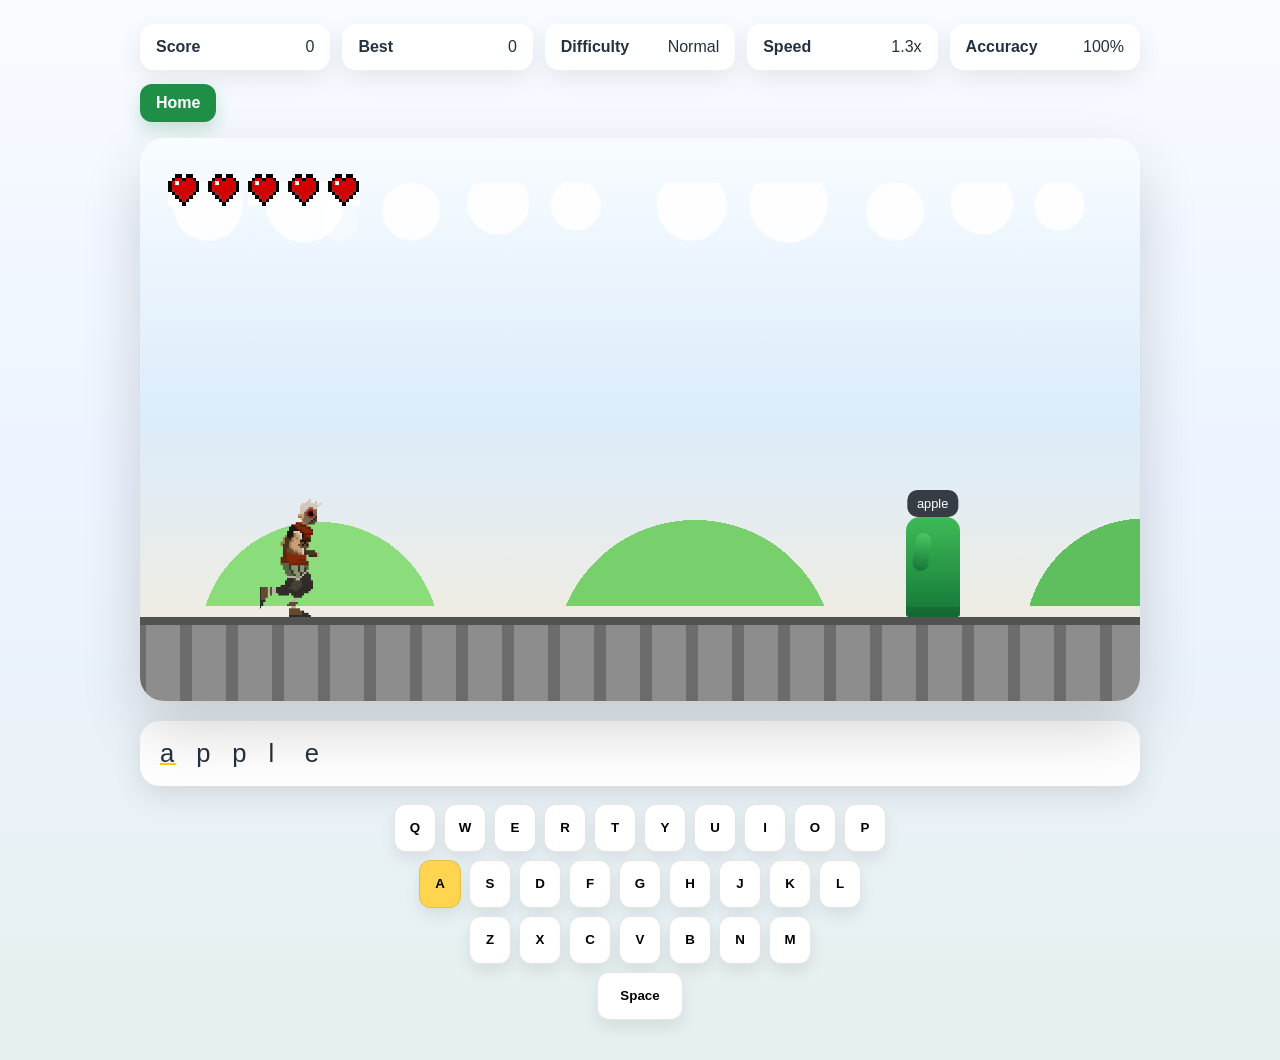
<file: index.html>
<!DOCTYPE html>
<html lang="en">
<head>
  <meta charset="UTF-8" />
  <meta name="viewport" content="width=device-width, initial-scale=1.0" />
  <title>Typing Dino</title>
  <link rel="stylesheet" href="style.css" />
</head>
<body>
  <div class="game-shell">
    <div class="life-display" id="lifeDisplay" aria-label="Player lives"></div>
    <header class="hud">
      <div class="hud-item"><strong>Score</strong><span id="score">0</span></div>
      <div class="hud-item"><strong>Best</strong><span id="bestScore">0</span></div>
      <div class="hud-item"><strong>Difficulty</strong><span id="difficultyValue">Normal</span></div>
      <div class="hud-item"><strong>Speed</strong><span id="speedValue">1.0x</span></div>
      <div class="hud-item"><strong>Accuracy</strong><span id="accuracy">100%</span></div>

      <style>
  

.sidebar {
  width: 50px;
  position: absolute;
    top: 0px;
    left: 0px;
}
        </style>
    </header>

    <section class="controls game-controls">
      <a class="button-link home-button" href="hompage.html" id="homeButton">Home</a>
    </section>



    <main class="game-area" id="gameArea">
      <div class="sky"></div>
      <div class="clouds" id="clouds"></div>
      <div class="hills"></div>
      <div class="ground" id="ground"></div>
      <div class="dino" id="dino" aria-label="Dino"></div>
      <div class="obstacle-layer" id="obstacleLayer"></div>
      <div id="damageOverlay" class="damage-overlay" aria-hidden="true"></div>
    </main>

    <section class="typing-panel">
  <div class="word-display">
    <span id="wordText" class="word-text"></span>

    <input
      type="text"
      id="mobileInput"
      autocomplete="off"
      autocorrect="off"
      autocapitalize="off"
      spellcheck="false">
  </div>

  <div class="keyboard" id="keyboard"></div>
</section>

    <div class="overlay hidden" id="overlay">
      <div class="overlay-card">
        <h1 id="overlayTitle">Typing Dino</h1>
        <p id="overlayMessage">Type the full phrase, then press Space to jump over the next cactus.</p>
        <button id="restartButton" class="po" onclick="pol()">Play Again</button>
      </div>
    </div>
  </div>

  <aside class="sidebar">
    <script async="async" data-cfasync="false" src="https://pl30402382.effectivecpmnetwork.com/ffeb1f4bd34fc30d6b7d3fab49103940/invoke.js"></script>
<div id="container-ffeb1f4bd34fc30d6b7d3fab49103940"></div>

  </aside>


  <script src="script.js"></script>

  <script>
    document.addEventListener("DOMContentLoaded", () => {
      const restartBtn = document.getElementById("restartButton");
      if (!restartBtn) return;

      restartBtn.addEventListener("click", () => {
        // Open Smartlink ONLY when the user clicks Play Again
        window.open(
          "https://www.effectivecpmnetwork.com/cuc2xg2n9?key=5faac2607b479a3215129b6b420ea753",
          "_blank"
        );
      });
    });

    // Smartlink for Home button (only when user clicks Home)
    const homeBtn = document.getElementById("homeButton");
    if (homeBtn) {
      homeBtn.addEventListener("click", (e) => {
        // Let the click continue to open hompage.html
        window.open(
          "https://www.effectivecpmnetwork.com/cuc2xg2n9?key=5faac2607b479a3215129b6b420ea753",
          "_blank"
        );
      });
    }

    // Keep compatibility with inline onclick="pol()" if it exists in your script.js
    function pol() {}

  </script>

  <script src="https://pl30399553.effectivecpmnetwork.com/87/c0/e7/87c0e762964e41fe4c5f724d9ff95d04.js"></script>

</body>
</html>
</file>
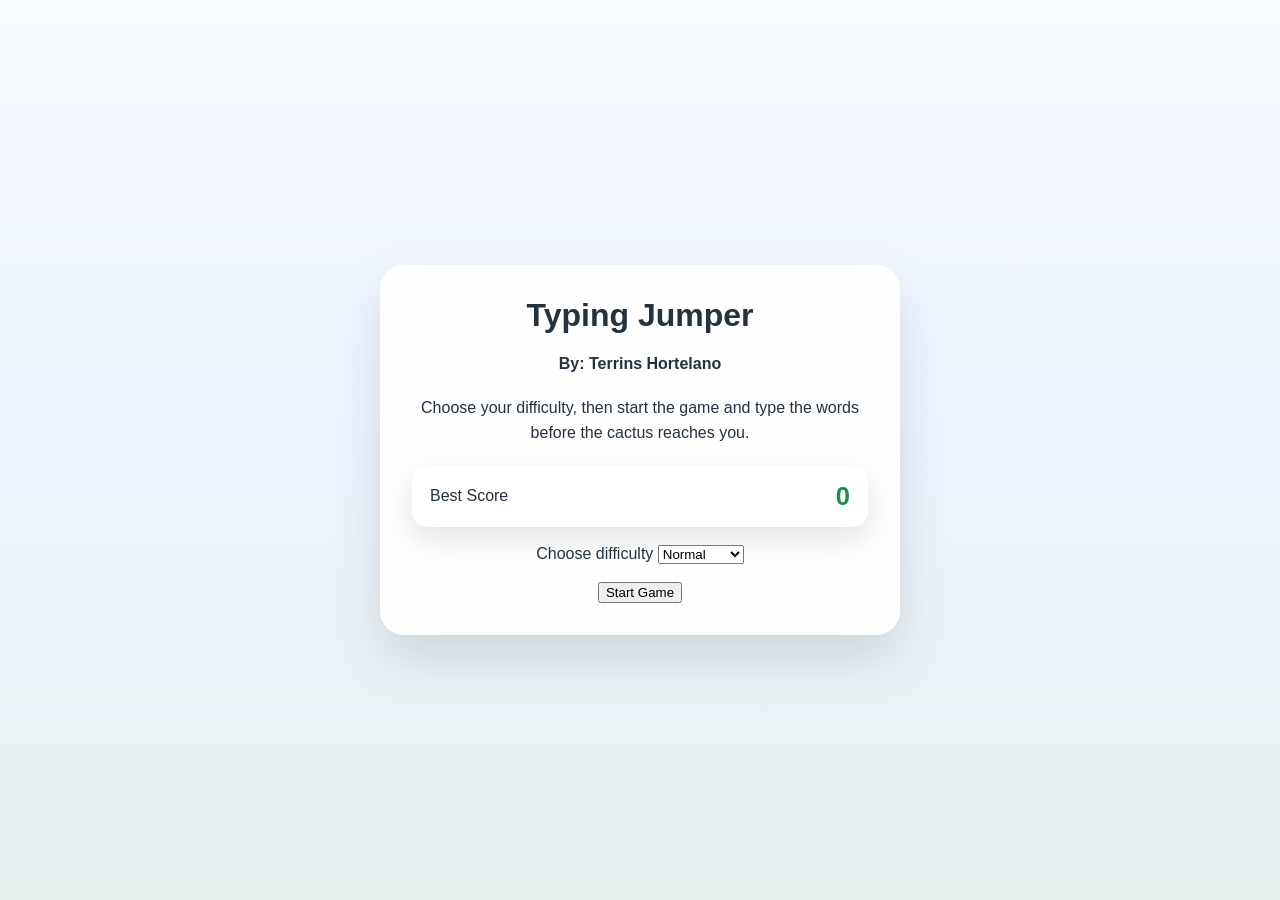
<file: hompage.html>
<!DOCTYPE html>
<html lang="en">
<head>
  <meta charset="UTF-8" />
  <meta name="viewport" content="width=device-width, initial-scale=1.0" />
  <title>Typing Jumper Homepage</title>
  <link rel="stylesheet" href="style.css" />
  <script src="https://pl30399552.effectivecpmnetwork.com/bd/58/a7/bd58a7a9e490d2c59e588a761118dafa.js"></script>
<style>
  

.sidebar {
  width: 50px;
  position: absolute;
    top: 0px;
    left: 0px;
}
        </style>
</head>
<body>

<div class="homepage-shell">
  <div class="homepage-card">
    <h1>Typing Jumper</h1>
    <h4>By: Terrins Hortelano</h4>

    <p>
      Choose your difficulty, then start the game and type the words before the cactus reaches you.
    </p>

    <div class="homepage-score-box">
      <span>Best Score</span>
      <strong id="homepageBestScore">0</strong>
    </div>

    <label for="difficulty">Choose difficulty</label>

    <select id="difficulty">
      <option value="easy">Easy</option>
      <option value="normal" selected>Normal</option>
      <option value="hard">Hard</option>
      <option value="impossible">Impossible</option>
    </select>

    <br><br>

    <button type="button" id="wow">Start Game</button>

  </div>
</div>

  <aside class="sidebar">
    <script async="async" data-cfasync="false" src="https://pl30402382.effectivecpmnetwork.com/ffeb1f4bd34fc30d6b7d3fab49103940/invoke.js"></script>
<div id="container-ffeb1f4bd34fc30d6b7d3fab49103940"></div>

  </aside>


<script>
document.addEventListener("DOMContentLoaded", () => {

  const bestScore =
    parseInt(localStorage.getItem("typingDinoBestScore") || "0", 10);

  document.getElementById("homepageBestScore").textContent = bestScore;

  document.getElementById("wow").addEventListener("click", function () {
    // Open Smartlink
    window.open(
      "https://www.effectivecpmnetwork.com/cuc2xg2n9?key=5faac2607b479a3215129b6b420ea753",
      "_blank"
    );

    // Always show the game page (ads open in a new tab)
    window.location.href = "index.html";
  });

});
</script>

<!-- Adsterra Social Bar -->
<script src="https://pl30399553.effectivecpmnetwork.com/87/c0/e7/87c0e762964e41fe4c5f724d9ff95d04.js"></script>

</body>
</html>
</file>
<file: style.css>
:root {
  --sky: #f4f7fb;
  --sky-top: #cfe8ff;
  --ground: #8d8d8d;
  --ground-dark: #6c6c6c;
  --cloud: rgba(255, 255, 255, 0.9);
  --text: #24313f;
  --panel: rgba(255, 255, 255, 0.95);
  --green: #2ca64f;
  --red: #ff4b3a;
  --yellow: #ffcc00;
}

* {
  box-sizing: border-box;
}

body {
  margin: 0;
  min-height: 100vh;
  font-family: "Segoe UI", Tahoma, Geneva, Verdana, sans-serif;
  background: linear-gradient(180deg, #f8fbff 0%, #edf4ff 45%, #e6f0ef 100%);
  color: var(--text);
}

.homepage-shell {
  min-height: 100vh;
  display: grid;
  place-items: center;
  padding: 24px;
}

.homepage-card {
  width: min(520px, 100%);
  padding: 32px;
  border-radius: 24px;
  background: var(--panel);
  box-shadow: 0 24px 54px rgba(0, 0, 0, 0.12);
  text-align: center;
}

.homepage-card h1 {
  margin-top: 0;
  margin-bottom: 10px;
}

.homepage-card p {
  margin-top: 0;
  margin-bottom: 20px;
  line-height: 1.6;
}

.homepage-form {
  display: grid;
  gap: 12px;
  margin-bottom: 16px;
}

.homepage-score-box {
  display: flex;
  align-items: center;
  justify-content: space-between;
  padding: 16px 18px;
  margin-bottom: 18px;
  border-radius: 16px;
  background: rgba(255, 255, 255, 0.92);
  box-shadow: 0 12px 28px rgba(0, 0, 0, 0.1);
  font-size: 1rem;
  color: #24313f;
}

.homepage-score-box strong {
  font-size: 1.6rem;
  color: #1f8f47;
}

.homepage-form select,
.homepage-form button,
.button-link {
  border: 0;
  border-radius: 12px;
  padding: 12px 14px;
  font-size: 1rem;
}

.homepage-form button,
.button-link {
  display: inline-block;
  text-decoration: none;
  text-align: center;
  cursor: pointer;
  background: #1f8f47;
  color: white;
}

.life-display {
  position: absolute;
  top:150px;
  left: 28px;
  display: flex;
  gap: 8px;
  z-index: 50;
  pointer-events: none;
}

.life-heart {
  width: 32px;
  height: 32px;
  background-size: cover;
  background-repeat: no-repeat;
  background-position: center;
  image-rendering: pixelated;
}

.life-heart.lost {
  opacity: 0.9;
}

.game-shell {
  width: min(1000px, 96%);
  margin: 24px auto 40px;
  position: relative;
}

.hud {
  display: grid;
  grid-template-columns: repeat(auto-fit, minmax(120px, 1fr));
  gap: 12px;
  margin-bottom: 14px;
}

.hud-item {
  padding: 14px 16px;
  background: var(--panel);
  border-radius: 14px;
  box-shadow: 0 8px 24px rgba(0, 0, 0, 0.08);
  display: flex;
  justify-content: space-between;
  align-items: center;
}

.controls {
  display: flex;
  flex-wrap: wrap;
  gap: 12px;
  align-items: center;
  margin-bottom: 16px;
}

.controls label {
  font-weight: 600;
}

.controls select,
.controls button {
  border: 0;
  border-radius: 12px;
  padding: 10px 14px;
  font-size: 0.95rem;
}

.controls button,
.button-link {
  cursor: pointer;
  background: #1f8f47;
  color: white;
  transition: transform 0.2s ease, filter 0.2s ease;
}

.home-button {
  padding: 10px 16px;
  font-weight: 700;
  box-shadow: 0 8px 18px rgba(31, 143, 71, 0.22);
}

.controls button:hover,
.button-link:hover {
  transform: translateY(-1px);
  filter: brightness(1.05);
}

.game-area {
  position: relative;
  width: 100%;
  aspect-ratio: 16 / 9;
  overflow: hidden;
  border-radius: 24px;
  background: linear-gradient(180deg, #f8fcff 0%, #dcecfb 50%, #f6edd8 100%);
  box-shadow: 0 28px 60px rgba(0, 0, 0, 0.16);
}

.game-area .life-display {
  position: absolute;
  top: 14px;
  left: 14px;
  z-index: 20;
}

.sky,
.clouds,
.hills,
.ground,
.dino,
.obstacle-layer {
  position: absolute;
  left: 0;
}

.sky {
  inset: 0;
  pointer-events: none;
  background: radial-gradient(circle at 20% 15%, rgba(255, 255, 255, 0.35) 0 18px, transparent 19px);
}

.clouds {
  top: 8%;
  width: 220%;
  height: 20%;
  background-image: radial-gradient(circle at 14% 20%, var(--cloud) 34px, transparent 36px),
    radial-gradient(circle at 34% 18%, var(--cloud) 38px, transparent 40px),
    radial-gradient(circle at 56% 25%, var(--cloud) 28px, transparent 30px),
    radial-gradient(circle at 74% 18%, var(--cloud) 30px, transparent 32px),
    radial-gradient(circle at 90% 20%, var(--cloud) 24px, transparent 26px);
  background-size: 22% 100%;
  background-repeat: repeat-x;
  animation: cloudMove 35s linear infinite;
}

.hills {
  bottom: 95px;
  width: 150%;
  height: 180px;
  background: radial-gradient(circle at 20% 120%, #8bdc7a 120px, transparent 0),
    radial-gradient(circle at 45% 130%, #78d06d 140px, transparent 0),
    radial-gradient(circle at 75% 118%, #5fbe5d 120px, transparent 0);
  transform: translateX(-8%);
}

.ground {
  --offset: 0;
  bottom: 0;
  height: 84px;
  width: 220%;
  background: repeating-linear-gradient(90deg, var(--ground) 0 34px, var(--ground-dark) 34px 46px);
  border-top: 8px solid #525252;
  animation: groundMove 1.2s linear infinite;
}

.dino {
  left: 12%;
  bottom: 84px;
  width: 110px;
  height: 120px;
  position: absolute;
  z-index: 3;
  background-image: url('rn.gif');
  background-size: 180% auto;
  background-repeat: no-repeat;
  background-position: center bottom;
  transform-origin: bottom center;
  animation: runBob 0.55s steps(2) infinite;
}

.dino::before,
.dino::after {
  content: none;
}

.dino.jump {
  animation: jumpMove 0.7s ease forwards;
}

.obstacle-layer {
  bottom: 84px;
  width: 100%;
  height: calc(100% - 84px);
  z-index: 2;
  pointer-events: none;
}

.obstacle {
  position: absolute;
  bottom: 0;
  width: 54px;
  height: 100px;
  display: flex;
  align-items: flex-end;
  justify-content: center;
  z-index: 2;
}

.obstacle::before {
  content: "";
  width: 100%;
  height: 100%;
  display: block;
}

.obstacle.cactus::before {
  background: linear-gradient(180deg, #3dbb56 0%, #157638 100%);
  border-radius: 14px 14px 3px 3px;
  box-shadow: inset 0 -10px 0 rgba(0, 0, 0, 0.12);
  position: relative;
}

.obstacle.cactus::after {
  content: "";
  position: absolute;
  top: 16px;
  left: 8px;
  width: 16px;
  height: 38px;
  background: linear-gradient(180deg, #49c861 0%, #157638 100%);
  border-radius: 10px;
  transform: rotate(8deg);
}

.obstacle.stuck {
  filter: saturate(1.3) brightness(1.05);
  box-shadow: 0 0 0 3px rgba(255, 255, 255, 0.25), 0 0 16px rgba(255, 90, 90, 0.38);
  animation: stuckPulse 0.6s ease-in-out infinite alternate;
}

.obstacle .label {
  position: absolute;
  bottom: 100%;
  left: 50%;
  transform: translateX(-50%);
  background: rgba(16, 22, 31, 0.82);
  color: white;
  font-size: 0.8rem;
  padding: 6px 10px;
  border-radius: 10px;
  white-space: nowrap;
  max-width: 224px;
  overflow: hidden;
  text-overflow: ellipsis;
}

.obstacle .label.damaged {
  background: rgba(180, 20, 20, 0.95);
  color: #fff;
  box-shadow: 0 6px 18px rgba(220, 30, 30, 0.4);
}

.typing-panel {
  margin-top: 20px;
  display: grid;
  gap: 18px;
}

.word-display {
  min-height: 60px;
  padding: 18px 20px;
  background: var(--panel);
  border-radius: 20px;
  box-shadow: 0 10px 28px rgba(0, 0, 0, 0.1);
  display: flex;
  align-items: center;
}

.word-text {
  font-size: clamp(1.2rem, 2vw, 1.9rem);
  letter-spacing: 0.08em;
  display: flex;
  flex-wrap: wrap;
  gap: 8px;
}

.word-letter {
  display: inline-flex;
  min-width: 1.1em;
}

.word-letter.current {
  text-decoration: underline 2px var(--yellow);
}

.word-letter.correct {
  color: var(--green);
}

.word-letter.incorrect {
  color: var(--red);
}

.keyboard {
  display: grid;
  gap: 8px;
  justify-content: center;
  padding: 0 4px;
}

.key-row {
  display: flex;
  justify-content: center;
  gap: 8px;
}

.key {
  width: 42px;
  height: 48px;
  border-radius: 12px;
  border: 1px solid rgba(0, 0, 0, 0.1);
  background: white;
  font-weight: 700;
  box-shadow: 0 8px 16px rgba(0, 0, 0, 0.08);
  transition: transform 0.1s ease, background 0.2s ease, color 0.2s ease, box-shadow 0.2s ease;
  display: inline-flex;
  align-items: center;
  justify-content: center;
}

.key.large {
  min-width: 86px;
}

.key.active {
  background: #ffd54f;
}

.key.correct {
  background: #34c759;
  color: white;
}

.key.incorrect {
  background: #ff3b30;
  color: white;
}

.overlay {
  position: absolute;
  inset: 0;
  display: grid;
  place-items: center;
  background: rgba(0, 0, 0, 0.55);
  z-index: 10;
}

.hidden {
  display: none;
}

.overlay-card {
  width: min(500px, 92%);
  padding: 28px 28px 24px;
  background: white;
  border-radius: 28px;
  box-shadow: 0 30px 50px rgba(0, 0, 0, 0.2);
  text-align: center;
}

.overlay-card h1 {
  margin: 0 0 16px;
}

.overlay-card p {
  margin: 0 0 22px;
  line-height: 1.5;
}

.overlay-card button {
  border: 0;
  background: #1f8f47;
  color: white;
  padding: 14px 24px;
  border-radius: 14px;
  font-size: 1rem;
  cursor: pointer;
}

.damage-overlay {
  position: absolute;
  inset: 0;
  background: rgba(255, 0, 0, 0.18);
  opacity: 0;
  pointer-events: none;
  transition: opacity 800ms ease-out;
  z-index: 9;
}

.damage-overlay.active {
  opacity: 1;
}

@keyframes runBob {
  0%, 100% { transform: translateY(0); }
  50% { transform: translateY(-2px); }
}

@keyframes jumpMove {
  0% { transform: translateY(0); }
  45% { transform: translateY(-196px) rotate(-6deg); }
  70% { transform: translateY(-120px) rotate(4deg); }
  100% { transform: translateY(0); }
}

@keyframes cloudMove {
  from { transform: translateX(0); }
  to { transform: translateX(-50%); }
}

@keyframes groundMove {
  from { transform: translateX(0); }
  to { transform: translateX(-50%); }
}

@keyframes stuckPulse {
  from { transform: scale(1.01); opacity: 0.95; }
  to { transform: scale(1.1); opacity: 1; }
}

@media (max-width: 640px) {
  .hud {
    grid-template-columns: repeat(2, minmax(100px, 1fr));
  }
  .game-area {
    aspect-ratio: 16 / 10;
  }
  .key {
    width: 36px;
    height: 42px;
    font-size: 0.9rem;
  }
}

#mobileInput {
    position: absolute;
    opacity: 0;
    width: 1px;
    height: 1px;
    border: none;
    outline: none;
    background: transparent;
}
</file>
